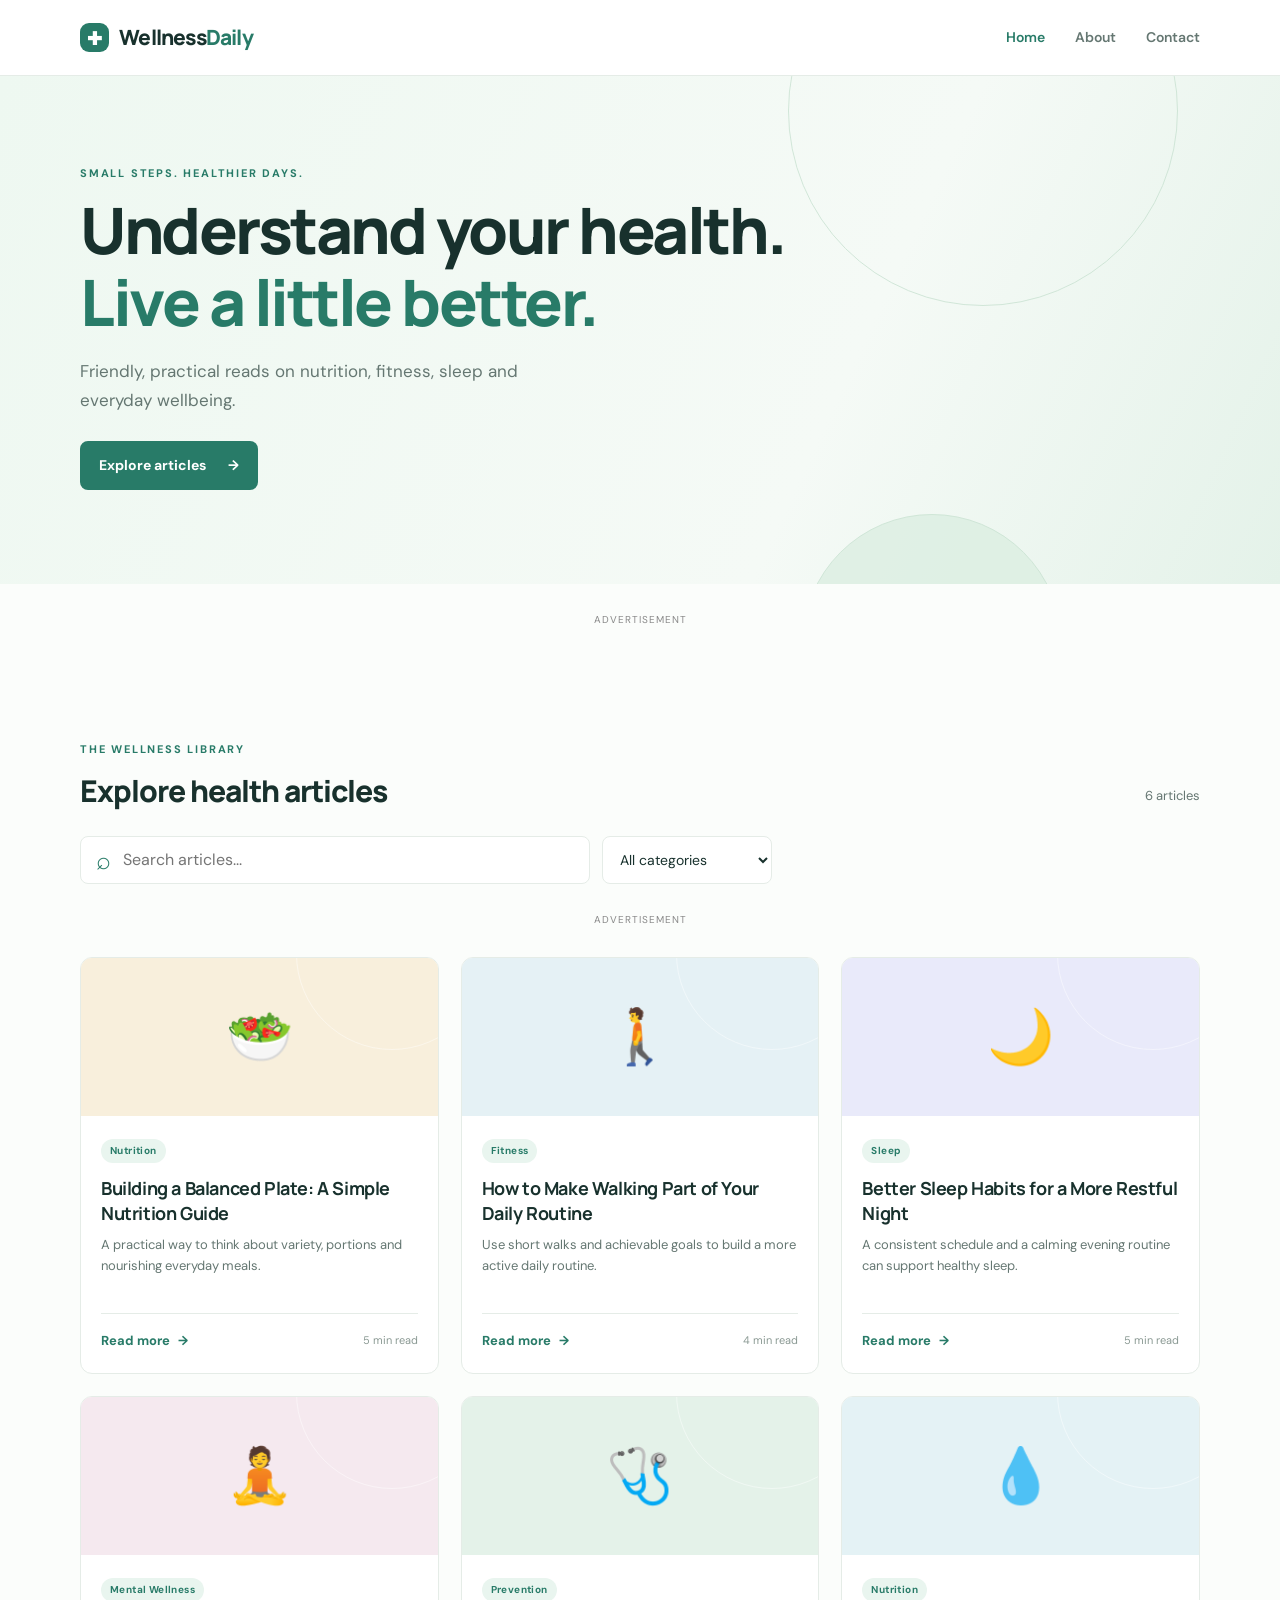
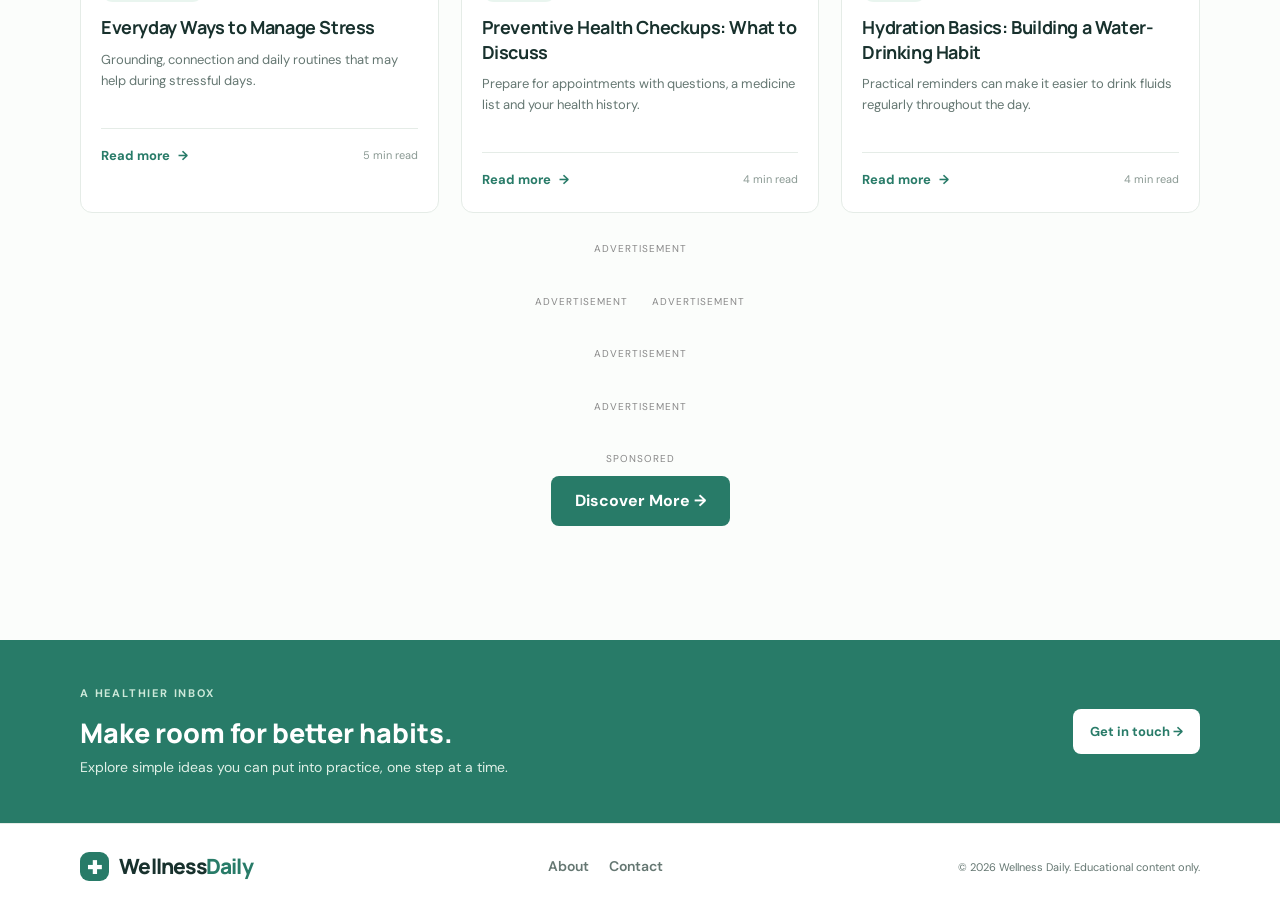
<file: index.html>
<!DOCTYPE html>
<html lang="en">
<head>
  <meta charset="UTF-8">
  <meta name="viewport" content="width=device-width, initial-scale=1.0">
  <meta name="description" content="Wellness Daily shares practical, easy-to-understand health and wellness articles.">
  <meta name="theme-color" content="#ffffff">
  <title>Wellness Daily shehroz | Home</title>
  <link rel="stylesheet" href="style.css">

  <style>
    .ad-unit, .native-ad, .smartlink-ad {
      width: 100%;
      margin: 28px auto;
      text-align: center;
      clear: both;
    }
    .ad-label {
      display: block;
      margin-bottom: 8px;
      color: #888;
      font-size: 10px;
      letter-spacing: 1px;
      text-transform: uppercase;
    }
    .ad-wrapper {
      width: 100%;
      max-width: 100%;
      margin: 0 auto;
      overflow: hidden;
      display: flex;
      justify-content: center;
      align-items: center;
    }
    .ad-wrapper iframe {
      display: block;
      max-width: 100%;
      border: 0;
    }
    .banner-row {
      display: flex;
      justify-content: center;
      align-items: flex-start;
      flex-wrap: wrap;
      gap: 24px;
      margin: 28px auto;
    }
    .banner-row .ad-unit {
      width: auto;
      max-width: 100%;
      margin: 0;
    }
    .smartlink-button {
      display: inline-block;
      padding: 12px 24px;
      border-radius: 8px;
      background: #287b68;
      color: #fff;
      font-weight: 700;
      text-decoration: none;
    }
    .smartlink-button:hover { background: #1f6556; }
    @media (max-width: 767px) {
      .ad-unit, .native-ad, .smartlink-ad { margin: 22px auto; }
      .banner-row { flex-direction: column; align-items: center; }
    }
  </style>
</head>
<body>
<header class="site-header">
  <div class="container nav">
    <a class="brand" href="index.html"><span class="brand-mark">✚</span> Wellness<span>Daily</span></a>
    <button class="menu-toggle" id="menuToggle" aria-label="Toggle navigation">☰</button>
    <nav id="mainNav">
      <a class="active" href="index.html">Home</a>
      <a href="about.html">About</a>
      <a href="contact.html">Contact</a>
    </nav>
  </div>
</header>

<main>
  <section class="hero">
    <div class="container hero-content">
      <p class="eyebrow">SMALL STEPS. HEALTHIER DAYS.</p>
      <h1>Understand your health.<br><span>Live a little better.</span></h1>
      <p class="hero-copy">Friendly, practical reads on nutrition, fitness, sleep and everyday wellbeing.</p>
      <a class="primary-link" href="#articles">Explore articles <span>→</span></a>
    </div>
    <div class="hero-orbit orbit-one"></div>
    <div class="hero-orbit orbit-two"></div>
  </section>

  <!-- Adsterra 728x90 banner -->
  <div class="ad-unit">
    <span class="ad-label">Advertisement</span>
    <div class="ad-wrapper">
      <script>
        atOptions = {
          'key' : 'b7c06c94bbb98b8e9ea1f6a76e1367a6',
          'format' : 'iframe',
          'height' : 90,
          'width' : 728,
          'params' : {}
        };
      </script>
      <script src="https://bicea.org/22/b7c06c94bbb98b8e9ea1f6a76e1367a6"></script>
    </div>
  </div>

  <section class="container articles-section" id="articles">
    <div class="section-heading">
      <div>
        <p class="eyebrow">THE WELLNESS LIBRARY</p>
        <h2>Explore health articles</h2>
      </div>
      <span class="article-count" id="articleCount">6 articles</span>
    </div>

    <div class="toolbar">
      <label class="search-box">
        <span>⌕</span>
        <input id="searchInput" type="search" placeholder="Search articles..." aria-label="Search articles">
      </label>
      <select id="categoryFilter" aria-label="Filter by category">
        <option value="all">All categories</option>
        <option>Nutrition</option>
        <option>Fitness</option>
        <option>Sleep</option>
        <option>Mental Wellness</option>
        <option>Prevention</option>
      </select>
    </div>

    <!-- Adsterra Native Banner -->
    <div class="native-ad">
      <span class="ad-label">Advertisement</span>
      <script async="async" data-cfasync="false"
        src="https://bicea.org/21/c0b646ed56723437822576284fc4cc71"></script>
      <div id="container-c0b646ed56723437822576284fc4cc71"></div>
    </div>

    <div class="article-grid" id="articleGrid"></div>
    <p class="empty-state" id="emptyState" hidden>No articles found. Try another search.</p>

    <!-- Adsterra 300x250 banner -->
    <div class="ad-unit">
      <span class="ad-label">Advertisement</span>
      <div class="ad-wrapper">
        <script>
          atOptions = {
            'key' : 'c405ce0415adb10d8e5d79edd9748469',
            'format' : 'iframe',
            'height' : 250,
            'width' : 300,
            'params' : {}
          };
        </script>
        <script src="https://bicea.org/22/c405ce0415adb10d8e5d79edd9748469"></script>
      </div>
    </div>

    <!-- Adsterra 160x300 and 160x600 banners -->
    <div class="banner-row">
      <div class="ad-unit">
        <span class="ad-label">Advertisement</span>
        <div class="ad-wrapper">
          <script>
            atOptions = {
              'key' : '7d353950d51e065ab45b3d283171eac7',
              'format' : 'iframe',
              'height' : 300,
              'width' : 160,
              'params' : {}
            };
          </script>
          <script src="https://bicea.org/22/7d353950d51e065ab45b3d283171eac7"></script>
        </div>
      </div>

      <div class="ad-unit">
        <span class="ad-label">Advertisement</span>
        <div class="ad-wrapper">
          <script>
            atOptions = {
              'key' : '92c5ccd256aec973141a367e87abbb4a',
              'format' : 'iframe',
              'height' : 600,
              'width' : 160,
              'params' : {}
            };
          </script>
          <script src="https://bicea.org/22/92c5ccd256aec973141a367e87abbb4a"></script>
        </div>
      </div>
    </div>

    <!-- Adsterra 468x60 banner -->
    <div class="ad-unit">
      <span class="ad-label">Advertisement</span>
      <div class="ad-wrapper">
        <script>
          atOptions = {
            'key' : '5f518ca290978628977dced6c8a67260',
            'format' : 'iframe',
            'height' : 60,
            'width' : 468,
            'params' : {}
          };
        </script>
        <script src="https://bicea.org/22/5f518ca290978628977dced6c8a67260"></script>
      </div>
    </div>

    <!-- Adsterra 320x50 banner -->
    <div class="ad-unit">
      <span class="ad-label">Advertisement</span>
      <div class="ad-wrapper">
        <script>
          atOptions = {
            'key' : 'c7a4fa94d8b097e723df04a22dc68063',
            'format' : 'iframe',
            'height' : 50,
            'width' : 320,
            'params' : {}
          };
        </script>
        <script src="https://bicea.org/22/c7a4fa94d8b097e723df04a22dc68063"></script>
      </div>
    </div>

    <!-- Adsterra Smartlink -->
    <div class="smartlink-ad">
      <span class="ad-label">Sponsored</span>
      <a class="smartlink-button"
         href="https://arwf.org/4/de169c512be0a17ed545c059468ed890"
         target="_blank" rel="nofollow sponsored noopener">
        Discover More →
      </a>
    </div>
  </section>

  <section class="newsletter">
    <div class="container newsletter-inner">
      <div>
        <p class="eyebrow">A HEALTHIER INBOX</p>
        <h2>Make room for better habits.</h2>
        <p>Explore simple ideas you can put into practice, one step at a time.</p>
      </div>
      <a class="light-link" href="contact.html">Get in touch <span>→</span></a>
    </div>
  </section>
</main>

<footer>
  <div class="container footer-inner">
    <a class="brand" href="index.html"><span class="brand-mark">✚</span> Wellness<span>Daily</span></a>
    <div class="footer-links">
      <a href="about.html">About</a>
      <a href="contact.html">Contact</a>
    </div>
    <p>© <span id="year"></span> Wellness Daily. Educational content only.</p>
  </div>
</footer>

<script src="articles.js"></script>
<script src="main.js"></script>

<!-- Adsterra Popunder -->
<script data-cfasync="false" src="https://afders.org/1/4a5603ebd92086a28ae7b30b4d7917ca"></script>

<!-- Adsterra Social Bar -->
<script data-cfasync="false" src="https://bicea.org/14/a337f4bbbd2d9865f427116ffaba0290"></script>
</body>
</html>
</file>
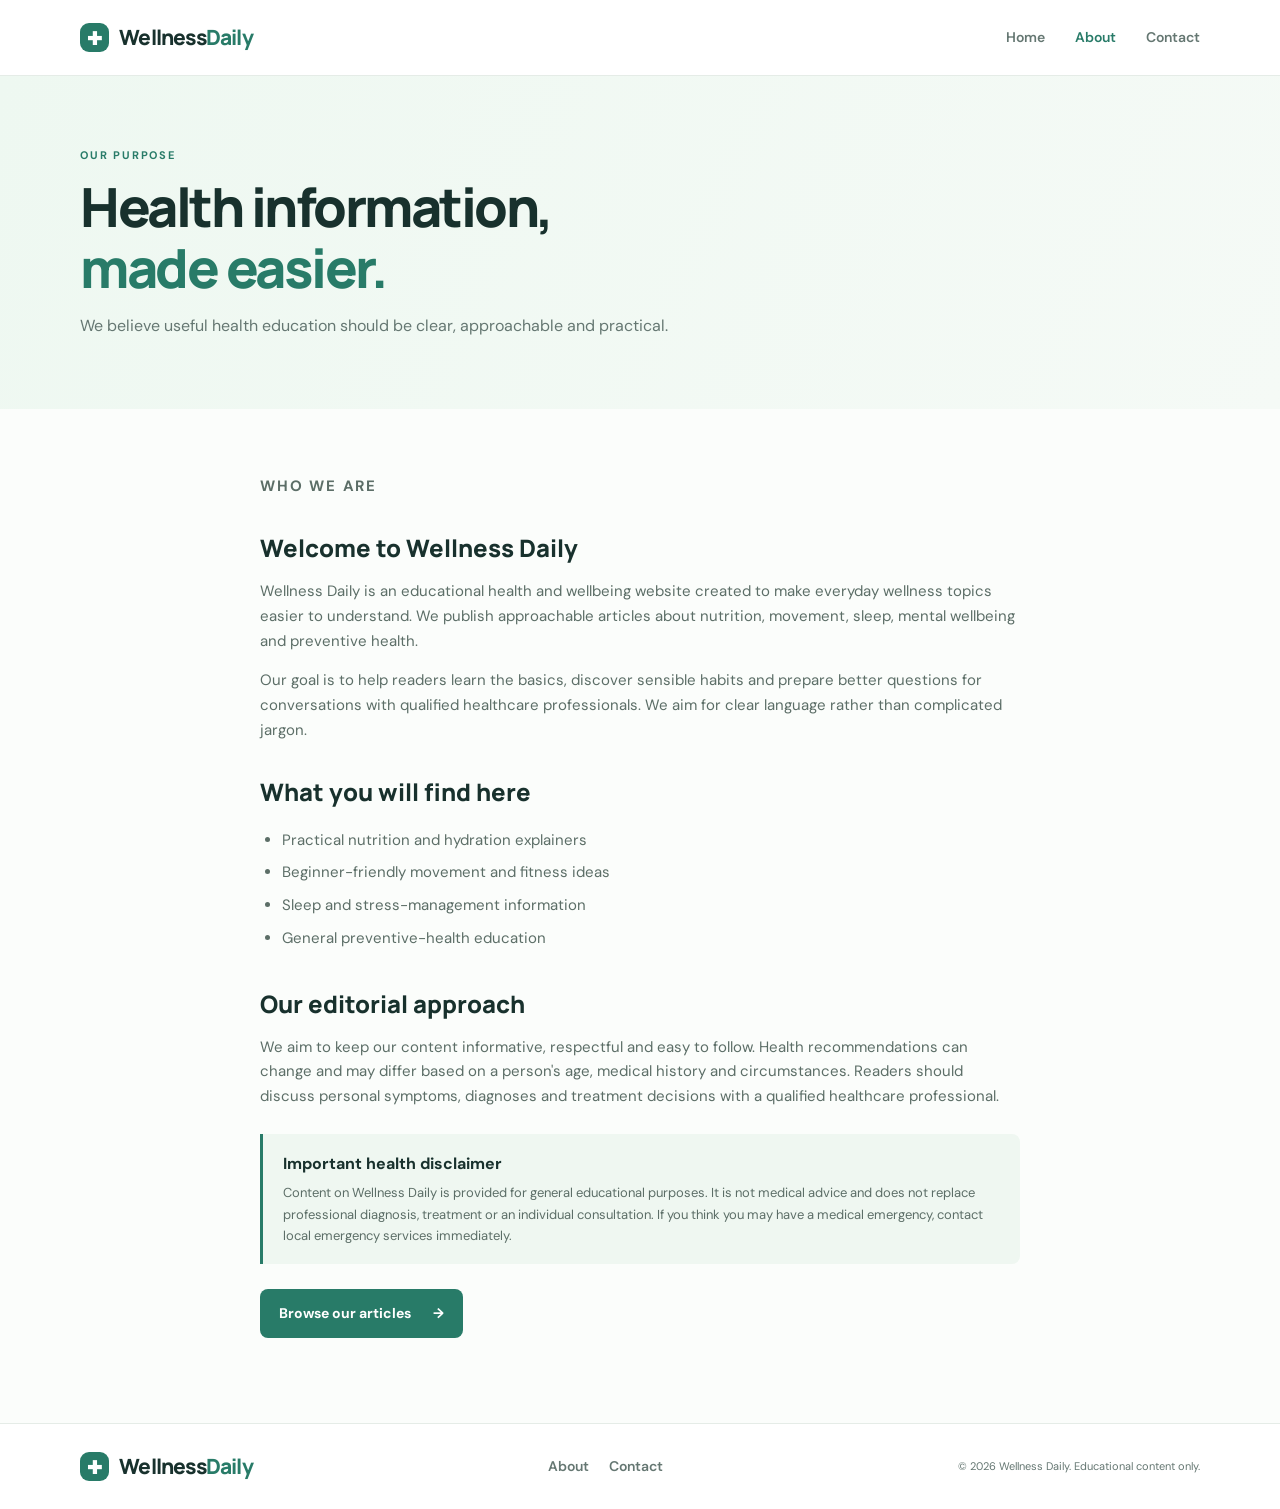
<file: about.html>
<!DOCTYPE html>
<html lang="en"><head><meta charset="UTF-8"><meta name="viewport" content="width=device-width, initial-scale=1.0"><meta name="description" content="Learn about Wellness Daily and our approach to accessible health education."><title>About | Wellness Daily</title><link rel="stylesheet" href="style.css"></head>
<body>
<header class="site-header"><div class="container nav"><a class="brand" href="index.html"><span class="brand-mark">✚</span> Wellness<span>Daily</span></a><button class="menu-toggle" id="menuToggle" aria-label="Toggle navigation">☰</button><nav id="mainNav"><a href="index.html">Home</a><a class="active" href="about.html">About</a><a href="contact.html">Contact</a></nav></div></header>
<main>
<section class="page-hero"><div class="container"><p class="eyebrow">OUR PURPOSE</p><h1>Health information,<br><span>made easier.</span></h1><p>We believe useful health education should be clear, approachable and practical.</p></div></section>
<section class="container content-page">
  <div class="content-narrow">
    <p class="eyebrow">WHO WE ARE</p><h2>Welcome to Wellness Daily</h2>
    <p>Wellness Daily is an educational health and wellbeing website created to make everyday wellness topics easier to understand. We publish approachable articles about nutrition, movement, sleep, mental wellbeing and preventive health.</p>
    <p>Our goal is to help readers learn the basics, discover sensible habits and prepare better questions for conversations with qualified healthcare professionals. We aim for clear language rather than complicated jargon.</p>
    <h2>What you will find here</h2>
    <ul class="check-list"><li>Practical nutrition and hydration explainers</li><li>Beginner-friendly movement and fitness ideas</li><li>Sleep and stress-management information</li><li>General preventive-health education</li></ul>
    <h2>Our editorial approach</h2>
    <p>We aim to keep our content informative, respectful and easy to follow. Health recommendations can change and may differ based on a person's age, medical history and circumstances. Readers should discuss personal symptoms, diagnoses and treatment decisions with a qualified healthcare professional.</p>
    <div class="notice"><strong>Important health disclaimer</strong><p>Content on Wellness Daily is provided for general educational purposes. It is not medical advice and does not replace professional diagnosis, treatment or an individual consultation. If you think you may have a medical emergency, contact local emergency services immediately.</p></div>
    <a class="primary-link" href="index.html#articles">Browse our articles <span>→</span></a>
  </div>
</section></main>
<footer><div class="container footer-inner"><a class="brand" href="index.html"><span class="brand-mark">✚</span> Wellness<span>Daily</span></a><div class="footer-links"><a href="about.html">About</a><a href="contact.html">Contact</a></div><p>© <span class="year"></span> Wellness Daily. Educational content only.</p></div></footer><script src="main.js"></script></body></html>
</file>
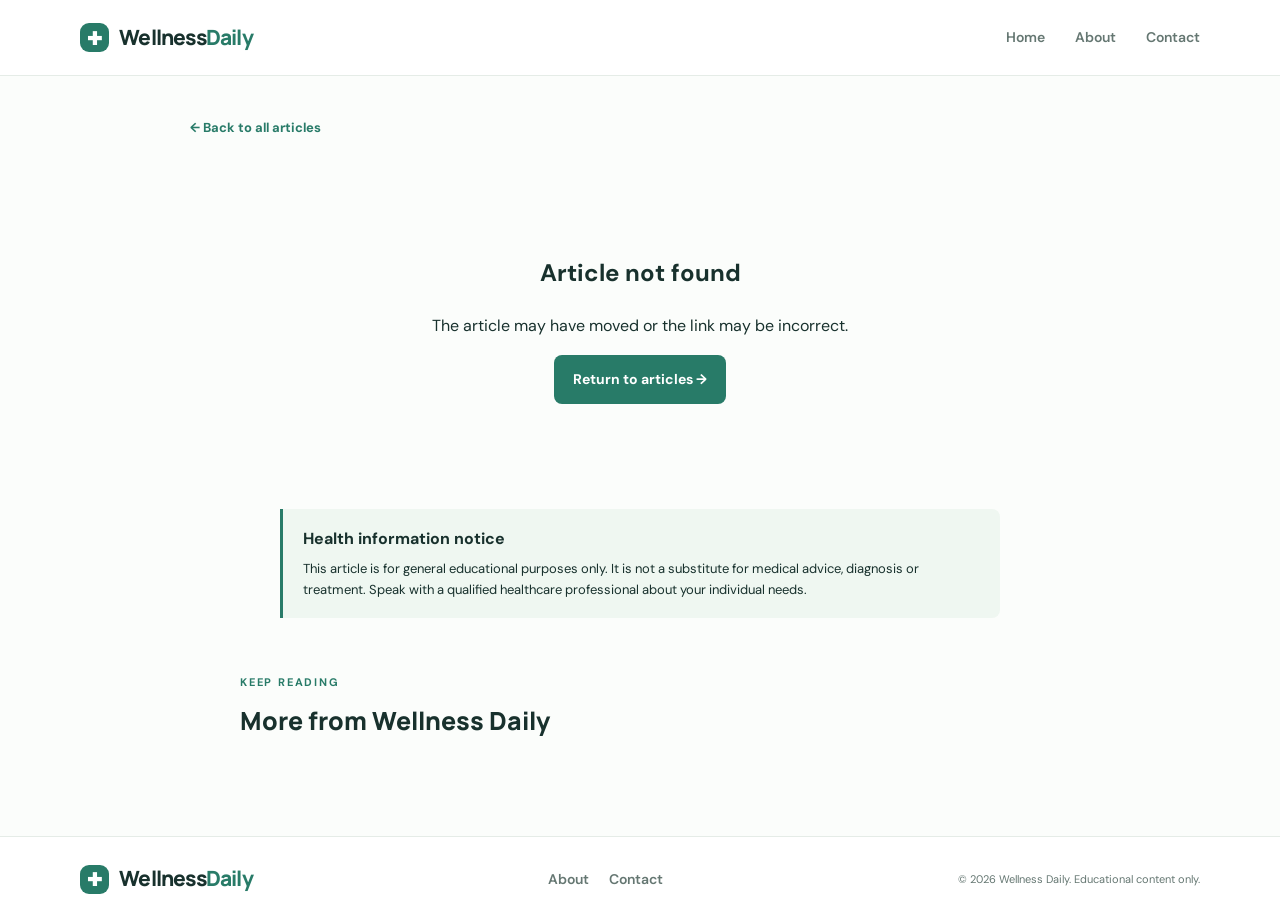
<file: article.html>
<!DOCTYPE html>
<html lang="en"><head><meta charset="UTF-8"><meta name="viewport" content="width=device-width, initial-scale=1.0"><meta name="description" content="Read health and wellness articles from Wellness Daily."><title>Article | Wellness Daily</title><link rel="stylesheet" href="style.css"></head>
<body>
<header class="site-header"><div class="container nav"><a class="brand" href="index.html"><span class="brand-mark">✚</span> Wellness<span>Daily</span></a><button class="menu-toggle" id="menuToggle" aria-label="Toggle navigation">☰</button><nav id="mainNav"><a href="index.html">Home</a><a href="about.html">About</a><a href="contact.html">Contact</a></nav></div></header>
<main><section class="article-page container"><a class="back-link" href="index.html#articles">← Back to all articles</a><div id="articleContent"><p>Loading article...</p></div><div class="article-disclaimer"><strong>Health information notice</strong><p>This article is for general educational purposes only. It is not a substitute for medical advice, diagnosis or treatment. Speak with a qualified healthcare professional about your individual needs.</p></div><section class="related-section"><p class="eyebrow">KEEP READING</p><h2>More from Wellness Daily</h2><div class="related-grid" id="relatedGrid"></div></section></section></main>
<footer><div class="container footer-inner"><a class="brand" href="index.html"><span class="brand-mark">✚</span> Wellness<span>Daily</span></a><div class="footer-links"><a href="about.html">About</a><a href="contact.html">Contact</a></div><p>© <span class="year"></span> Wellness Daily. Educational content only.</p></div></footer>
<script src="articles.js"></script><script src="main.js"></script><script src="article-page.js"></script></body></html>
</file>
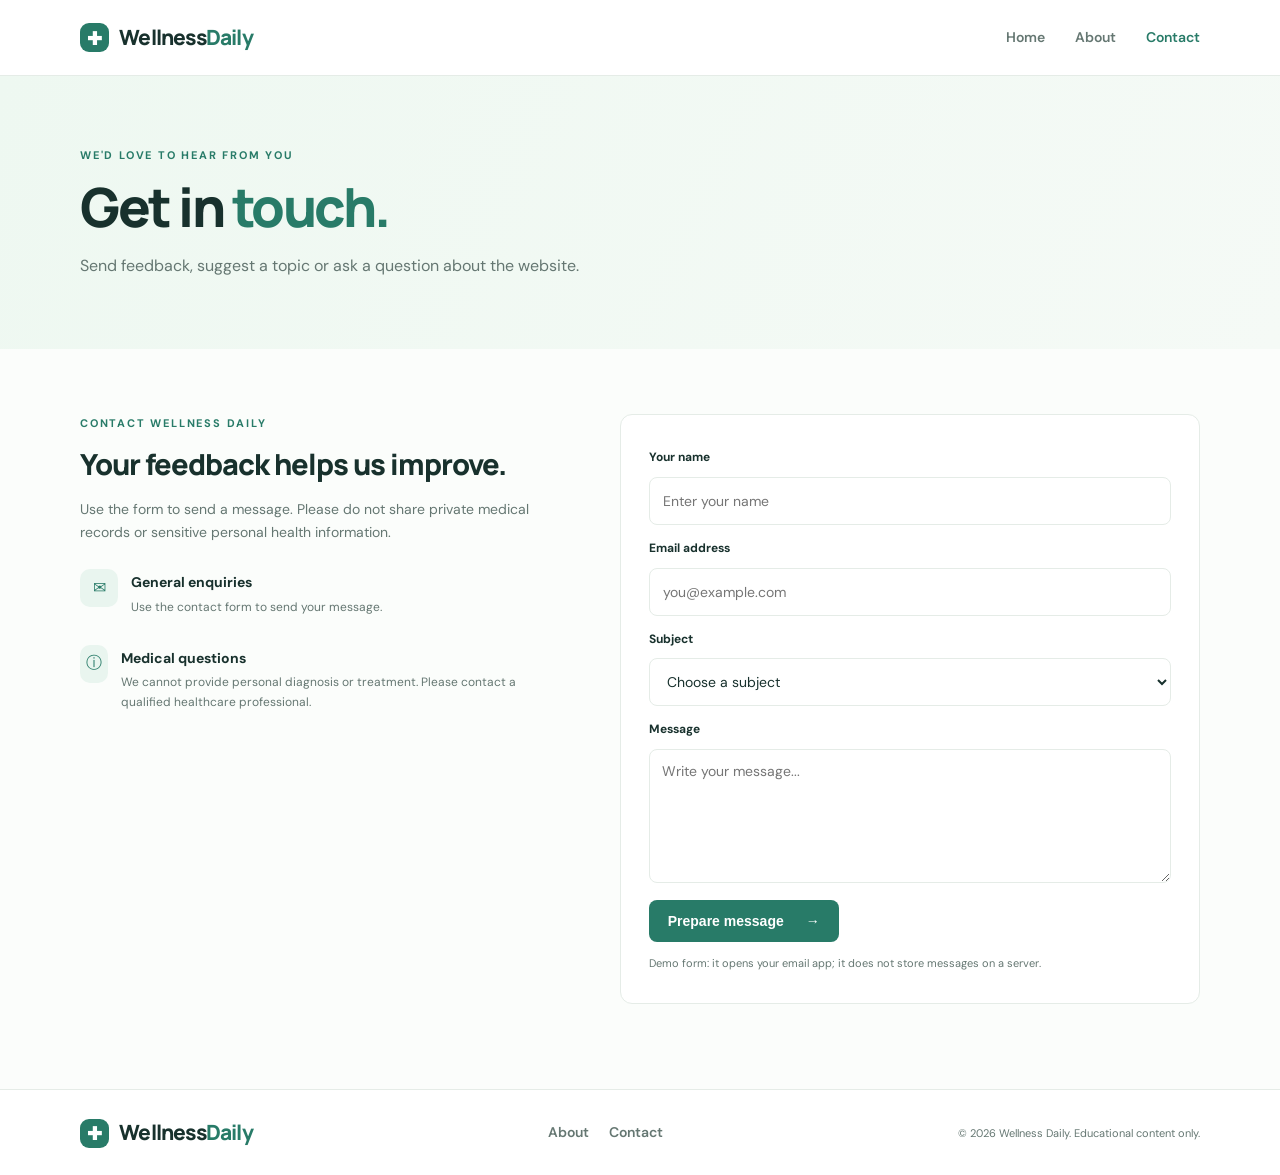
<file: contact.html>
<!DOCTYPE html>
<html lang="en"><head><meta charset="UTF-8"><meta name="viewport" content="width=device-width, initial-scale=1.0"><meta name="description" content="Contact Wellness Daily with questions, feedback or editorial suggestions."><title>Contact | Wellness Daily</title><link rel="stylesheet" href="style.css"></head>
<body>
<header class="site-header"><div class="container nav"><a class="brand" href="index.html"><span class="brand-mark">✚</span> Wellness<span>Daily</span></a><button class="menu-toggle" id="menuToggle" aria-label="Toggle navigation">☰</button><nav id="mainNav"><a href="index.html">Home</a><a href="about.html">About</a><a class="active" href="contact.html">Contact</a></nav></div></header>
<main><section class="page-hero"><div class="container"><p class="eyebrow">WE'D LOVE TO HEAR FROM YOU</p><h1>Get in <span>touch.</span></h1><p>Send feedback, suggest a topic or ask a question about the website.</p></div></section>
<section class="container contact-layout">
  <div class="contact-copy"><p class="eyebrow">CONTACT WELLNESS DAILY</p><h2>Your feedback helps us improve.</h2><p>Use the form to send a message. Please do not share private medical records or sensitive personal health information.</p><div class="contact-detail"><span>✉</span><div><strong>General enquiries</strong><p>Use the contact form to send your message.</p></div></div><div class="contact-detail"><span>ⓘ</span><div><strong>Medical questions</strong><p>We cannot provide personal diagnosis or treatment. Please contact a qualified healthcare professional.</p></div></div></div>
  <form class="contact-form" id="contactForm">
    <label for="name">Your name</label><input id="name" name="name" type="text" placeholder="Enter your name" required maxlength="80">
    <label for="email">Email address</label><input id="email" name="email" type="email" placeholder="you@example.com" required maxlength="120">
    <label for="subject">Subject</label><select id="subject" name="subject" required><option value="">Choose a subject</option><option>Website feedback</option><option>Article suggestion</option><option>General question</option><option>Other</option></select>
    <label for="message">Message</label><textarea id="message" name="message" rows="6" placeholder="Write your message..." required maxlength="2000"></textarea>
    <button class="primary-button" type="submit">Prepare message <span>→</span></button>
    <p class="form-note" id="formStatus" role="status">Demo form: it opens your email app; it does not store messages on a server.</p>
  </form>
</section></main>
<footer><div class="container footer-inner"><a class="brand" href="index.html"><span class="brand-mark">✚</span> Wellness<span>Daily</span></a><div class="footer-links"><a href="about.html">About</a><a href="contact.html">Contact</a></div><p>© <span class="year"></span> Wellness Daily. Educational content only.</p></div></footer><script src="main.js"></script><script src="contact.js"></script></body></html>
</file>
<file: style.css>
@import url('https://fonts.googleapis.com/css2?family=DM+Sans:wght@400;500;600;700&family=Manrope:wght@500;600;700;800&display=swap');
:root{--ink:#18312d;--muted:#657772;--green:#287b68;--mint:#e9f5ef;--paper:#fbfdfb;--line:#e5ece7;--white:#fff}
*{box-sizing:border-box}html{scroll-behavior:smooth}body{margin:0;background:var(--paper);color:var(--ink);font-family:"DM Sans",sans-serif;line-height:1.65}.container{width:min(1120px,calc(100% - 40px));margin:auto}
.site-header{height:76px;background:#fff;border-bottom:1px solid var(--line);position:relative;z-index:3}.nav,.footer-inner{height:100%;display:flex;align-items:center;justify-content:space-between}.brand{font:800 21px Manrope,sans-serif;color:var(--ink);text-decoration:none;letter-spacing:-.8px;white-space:nowrap}.brand>span:last-child{color:var(--green)}.brand-mark{display:inline-grid;place-items:center;width:29px;height:29px;border-radius:9px;background:var(--green);color:white;font-size:18px;margin-right:7px}.nav nav{display:flex;gap:30px}.nav nav a,.footer-links a{color:var(--muted);text-decoration:none;font-weight:600;font-size:14px}.nav nav a:hover,.nav nav a.active,.footer-links a:hover{color:var(--green)}.menu-toggle{display:none;border:0;background:transparent;font-size:24px;color:var(--ink)}
.eyebrow{margin:0 0 12px;color:var(--green);font-size:11px;font-weight:700;letter-spacing:1.8px}.hero{position:relative;overflow:hidden;background:linear-gradient(115deg,#eef8f1,#f5faf6 65%,#e4f2e9);padding:88px 0 94px}.hero-content{position:relative;z-index:1}.hero h1,.page-hero h1{font:800 clamp(38px,6vw,64px)/1.12 Manrope,sans-serif;letter-spacing:-2.5px;margin:0}.hero h1 span,.page-hero h1 span{color:var(--green)}.hero-copy{color:var(--muted);font-size:17px;max-width:490px;margin:20px 0 27px}.primary-link,.primary-button{display:inline-flex;gap:22px;align-items:center;background:var(--green);color:white;text-decoration:none;padding:13px 19px;border:0;border-radius:8px;font-weight:700;font-size:14px;cursor:pointer}.primary-link:hover,.primary-button:hover{background:#1f6556}.hero-orbit{position:absolute;border:1px solid #c8e2d1;border-radius:50%;opacity:.8}.orbit-one{width:390px;height:390px;right:8%;top:-160px}.orbit-two{width:260px;height:260px;right:17%;bottom:-190px;background:#dcefe2}
.articles-section{padding:76px 0 86px}.section-heading{display:flex;justify-content:space-between;align-items:end;margin-bottom:25px}.section-heading h2,.contact-copy h2{font:800 30px Manrope,sans-serif;letter-spacing:-1px;margin:0}.article-count{font-size:13px;color:var(--muted);padding-bottom:5px}.toolbar{display:flex;gap:12px;margin-bottom:25px}.search-box{height:48px;display:flex;align-items:center;gap:10px;padding:0 15px;background:white;border:1px solid var(--line);border-radius:8px;flex:1;max-width:510px}.search-box span{font-size:25px;color:var(--green);line-height:1}.search-box input{width:100%;border:0;outline:0;font:inherit;color:var(--ink);background:transparent}.toolbar select,.contact-form input,.contact-form select,.contact-form textarea{height:48px;padding:0 13px;border:1px solid var(--line);border-radius:8px;background:white;color:var(--ink);font:14px "DM Sans",sans-serif;outline-color:var(--green)}.toolbar select{min-width:170px}
.article-grid{display:grid;grid-template-columns:repeat(3,1fr);gap:22px}.article-card{background:white;border:1px solid var(--line);border-radius:12px;overflow:hidden;transition:transform .2s,box-shadow .2s}.article-card:hover{transform:translateY(-4px);box-shadow:0 14px 32px #193c2c0d}.card-art{height:158px;display:grid;place-items:center;font-size:54px;position:relative;overflow:hidden}.card-art:after{content:"";position:absolute;width:190px;height:190px;border:1px solid #ffffff70;border-radius:50%;right:-50px;top:-100px}.art-nutrition{background:#f8efdc}.art-fitness{background:#e5f1f5}.art-sleep{background:#e9eafa}.art-mental{background:#f5e9ef}.art-prevention{background:#e4f2e9}.art-hydration{background:#e4f2f5}.card-content{padding:20px}.category{display:inline-block;color:var(--green);background:var(--mint);border-radius:20px;padding:4px 9px;font-size:10px;font-weight:700;letter-spacing:.4px}.card-content h3{font:700 18px/1.35 Manrope,sans-serif;margin:13px 0 9px;letter-spacing:-.4px}.card-content p{color:var(--muted);font-size:13px;margin:0 0 17px;min-height:62px}.card-bottom{display:flex;justify-content:space-between;align-items:center;border-top:1px solid var(--line);padding-top:14px}.read-more{border:0;background:transparent;color:var(--green);font:700 13px "DM Sans",sans-serif;cursor:pointer;padding:4px 0;text-decoration:none}.read-more:hover{text-decoration:underline}.read-more span{margin-left:5px}.read-time{font-size:11px;color:#8a9993}.empty-state{text-align:center;color:var(--muted);padding:45px 10px}
.newsletter{background:#287b68;color:white;padding:44px 0}.newsletter-inner{display:flex;justify-content:space-between;align-items:center;gap:25px}.newsletter .eyebrow{color:#cce8d9}.newsletter h2{font:800 27px Manrope,sans-serif;margin:0 0 5px}.newsletter p:not(.eyebrow){margin:0;color:#e0f0e7;font-size:14px}.light-link{background:white;color:var(--green);padding:12px 17px;border-radius:8px;text-decoration:none;font-weight:700;font-size:13px;white-space:nowrap} /* Monetag Visit Now Button */

.primary-link[href*="uplcm.com"] {
    display: inline-flex;
    align-items: center;
    justify-content: center;
    gap: 10px;
    margin-top: 15px;
    padding: 14px 30px;
    background: #176b55;
    color: #ffffff;
    text-decoration: none;
    font-size: 16px;
    font-weight: 700;
    border-radius: 8px;
    border: 2px solid #176b55;
    transition: all 0.3s ease;
    cursor: pointer;
}

.primary-link[href*="uplcm.com"]:hover {
    background: #104c3d;
    border-color: #104c3d;
    color: #ffffff;
    transform: translateY(-3px);
    box-shadow: 0 6px 18px rgba(23, 107, 85, 0.25);
}

.primary-link[href*="uplcm.com"]:active {
    transform: scale(0.97);
}

@media (max-width: 600px) {
    .primary-link[href*="uplcm.com"] {
        padding: 12px 24px;
        font-size: 15px;
    }
}
.page-hero{background:linear-gradient(115deg,#eef8f1,#f5faf6);padding:70px 0}.page-hero h1{font-size:clamp(36px,5vw,54px)}.page-hero p:not(.eyebrow){max-width:600px;color:var(--muted);font-size:16px;margin:16px 0 0}.content-page{padding:65px 0 85px}.content-narrow{max-width:760px;margin:auto}.content-narrow h2{font:800 24px Manrope,sans-serif;margin:32px 0 9px}.content-narrow p,.content-narrow li{color:#5c6e67;font-size:15px}.check-list{padding-left:22px}.check-list li{padding:4px 0}.notice,.article-disclaimer{background:#eff7f1;border-left:3px solid var(--green);padding:17px 20px;border-radius:0 8px 8px 0;margin:25px 0}.notice p,.article-disclaimer p{margin:5px 0 0;font-size:13px}
.contact-layout{display:grid;grid-template-columns:.9fr 1.1fr;gap:65px;padding:65px 0 85px}.contact-copy h2{font-size:29px}.contact-copy>p:not(.eyebrow){color:var(--muted);font-size:14px}.contact-detail{display:flex;gap:13px;margin-top:25px}.contact-detail>span{width:38px;height:38px;display:grid;place-items:center;background:var(--mint);color:var(--green);border-radius:10px}.contact-detail strong{font-size:14px}.contact-detail p{margin:2px 0;color:var(--muted);font-size:12px}.contact-form{background:white;border:1px solid var(--line);padding:28px;border-radius:12px;display:flex;flex-direction:column;gap:9px}.contact-form label{font-weight:700;font-size:12px;margin-top:5px}.contact-form input,.contact-form select,.contact-form textarea{width:100%}.contact-form textarea{height:auto;padding:12px;resize:vertical}.contact-form .primary-button{align-self:flex-start;margin-top:8px}.form-note{font-size:11px;color:var(--muted);margin:3px 0}
.article-page{padding:38px 0 80px;max-width:900px}.back-link{display:inline-block;color:var(--green);text-decoration:none;font-size:13px;font-weight:700;margin-bottom:25px}.article-cover{height:250px;border-radius:14px;display:grid;place-items:center;font-size:80px}.article-heading{max-width:760px;margin:30px auto 0}.article-heading h1{font:800 clamp(30px,5vw,46px)/1.17 Manrope,sans-serif;letter-spacing:-1.6px;margin:14px 0}.article-meta{color:#84928d;font-size:12px}.article-body{max-width:720px;margin:32px auto}.article-body .article-intro{font-size:18px;line-height:1.8;color:#43564f}.article-body section{margin:28px 0}.article-body h2{font:700 22px Manrope,sans-serif;margin:0 0 8px}.article-body p{color:#5b6d66;font-size:15px;line-height:1.85;margin:0}.article-disclaimer{max-width:720px;margin:35px auto}.related-section{max-width:800px;margin:55px auto 0}.related-section h2{font:800 25px Manrope,sans-serif;margin:0 0 18px}.related-grid{display:grid;grid-template-columns:repeat(3,1fr);gap:12px}.related-card{display:flex;gap:12px;padding:12px;background:white;border:1px solid var(--line);border-radius:9px;text-decoration:none;color:var(--ink)}.related-icon{width:52px;min-width:52px;height:60px;display:grid;place-items:center;border-radius:7px;font-size:25px}.related-card small,.related-card em{display:block;color:var(--green);font-size:10px;font-style:normal}.related-card strong{display:block;font:700 12px/1.4 Manrope,sans-serif;margin:3px 0 7px}.not-found{padding:70px 0;text-align:center}
footer{min-height:85px;background:white;border-top:1px solid var(--line)}.footer-inner{min-height:85px;gap:20px}.footer-links{display:flex;gap:20px}.footer-inner>p{font-size:11px;color:var(--muted)}
@media(max-width:850px){.article-grid{grid-template-columns:repeat(2,1fr)}.contact-layout{gap:30px}.related-grid{grid-template-columns:1fr}}
@media(max-width:600px){.container{width:calc(100% - 30px)}.site-header{height:68px}.menu-toggle{display:block}.nav nav{display:none;position:absolute;top:67px;left:0;right:0;background:white;padding:15px 22px 20px;border-bottom:1px solid var(--line);flex-direction:column;gap:15px}.nav nav.open{display:flex}.hero{padding:65px 0 72px}.hero h1{letter-spacing:-1.5px}.hero-copy{font-size:15px}.articles-section{padding:52px 0}.section-heading h2{font-size:24px}.toolbar{flex-direction:column}.search-box{max-width:none}.toolbar select{width:100%}.article-grid{grid-template-columns:1fr;gap:15px}.card-art{height:135px}.card-content p{min-height:0}.newsletter-inner{align-items:flex-start;flex-direction:column}.page-hero{padding:55px 0}.content-page{padding:45px 0 60px}.contact-layout{grid-template-columns:1fr;padding:45px 0 60px}.contact-form{padding:20px}.article-page{padding-top:25px}.article-cover{height:180px}.article-heading{margin-top:22px}.article-body .article-intro{font-size:16px}.article-body h2{font-size:20px}.footer-inner{padding:18px 0;align-items:flex-start;flex-direction:column;gap:8px}.footer-inner>p{margin:0}}
</file>
